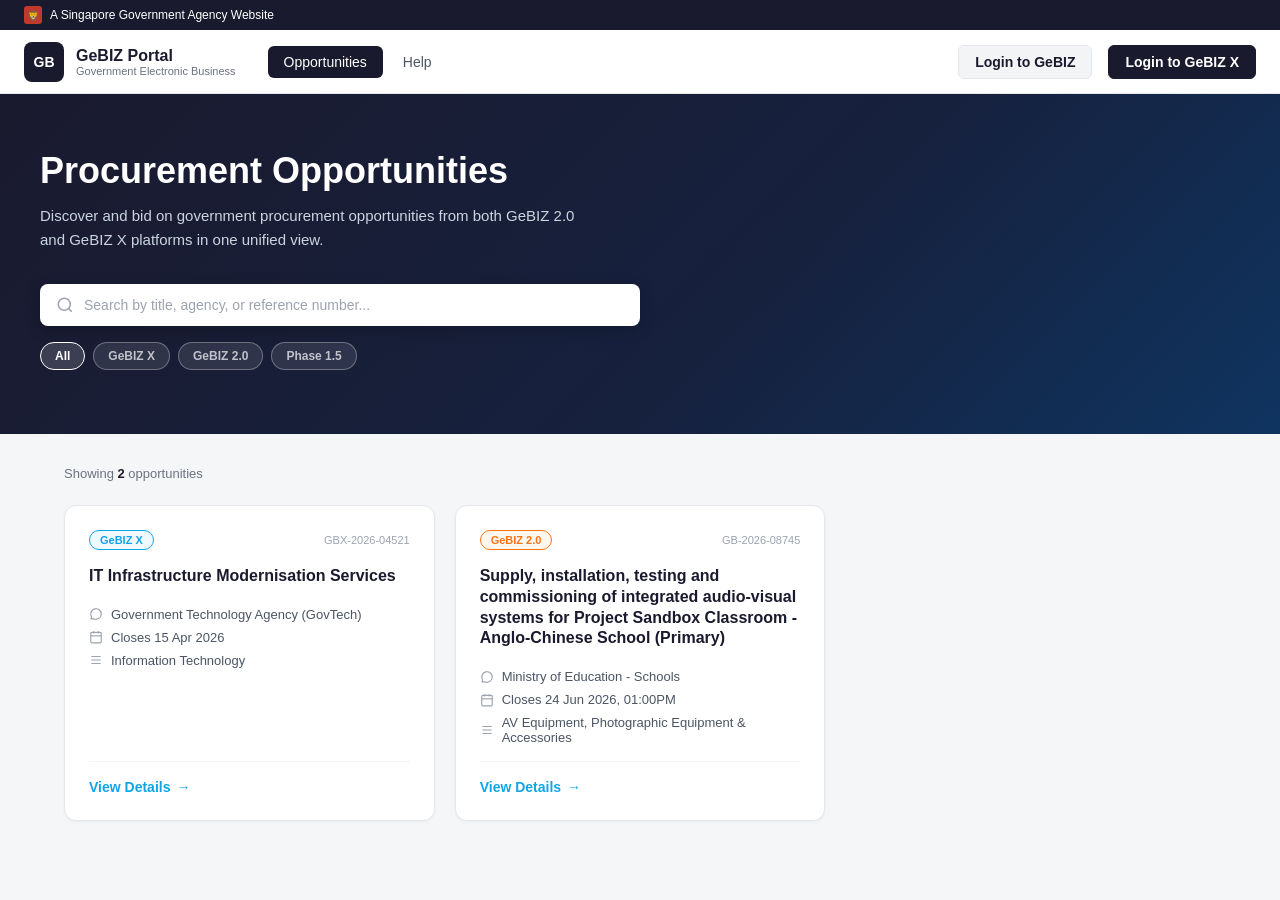
<file: index.html>
<!DOCTYPE html>
<html lang="en">
<head>
  <meta charset="UTF-8" />
  <meta name="viewport" content="width=device-width, initial-scale=1.0"/>
  <title>GeBIZ Portal</title>
  <style>
    * {
      margin: 0;
      padding: 0;
      box-sizing: border-box;
    }

    body {
      font-family: -apple-system, BlinkMacSystemFont, 'Segoe UI', Roboto, sans-serif;
      background: #f5f6f8;
      color: #1a1a2e;
    }

    /* ── Gov Banner ── */
    .gov-banner {
      background: #1a1a2e;
      color: #fff;
      font-size: 12px;
      padding: 6px 24px;
      display: flex;
      align-items: center;
      gap: 8px;
    }

    .gov-banner .lion-icon {
      width: 18px;
      height: 18px;
      background: #c0392b;
      border-radius: 3px;
      display: inline-flex;
      align-items: center;
      justify-content: center;
      font-size: 10px;
      font-weight: bold;
      color: white;
    }

    /* ── Navbar ── */
    .navbar {
      background: #fff;
      border-bottom: 1px solid #e5e7eb;
      padding: 0 24px;
      display: flex;
      align-items: center;
      height: 64px;
      gap: 32px;
    }

    .navbar-brand {
      display: flex;
      align-items: center;
      gap: 12px;
      text-decoration: none;
      color: inherit;
    }

    .brand-logo {
      width: 40px;
      height: 40px;
      background: #1a1a2e;
      border-radius: 8px;
      display: flex;
      align-items: center;
      justify-content: center;
      color: #fff;
      font-weight: 700;
      font-size: 14px;
    }

    .brand-text .brand-name {
      font-size: 16px;
      font-weight: 700;
      color: #1a1a2e;
      line-height: 1.2;
    }

    .brand-text .brand-sub {
      font-size: 11px;
      color: #6b7280;
    }

    .navbar-nav {
      display: flex;
      align-items: center;
      gap: 4px;
      flex: 1;
    }

    .nav-link {
      padding: 8px 16px;
      border-radius: 6px;
      font-size: 14px;
      font-weight: 500;
      color: #4b5563;
      text-decoration: none;
      cursor: pointer;
      border: none;
      background: none;
      transition: background 0.15s;
    }

    .nav-link:hover {
      background: #f3f4f6;
      color: #1a1a2e;
    }

    .nav-link.active {
      background: #1a1a2e;
      color: #fff;
    }

    /* ── Navbar Actions & Login Buttons ── */
    .navbar-actions {
      display: flex;
      align-items: center;
      gap: 16px;
      margin-left: auto;
    }

    .login-btn {
      padding: 8px 16px;
      border-radius: 6px;
      font-size: 14px;
      font-weight: 600;
      text-decoration: none;
      cursor: pointer;
      transition: all 0.15s ease-in-out;
      display: inline-flex;
      align-items: center;
      justify-content: center;
    }

    .login-btn-gebiz {
      background: #f3f4f6;
      color: #1a1a2e;
      border: 1px solid #e5e7eb;
    }

    .login-btn-gebiz:hover {
      background: #e5e7eb;
    }

    .login-btn-gebizx {
      background: #1a1a2e;
      color: #ffffff;
      border: 1px solid #1a1a2e;
    }

    .login-btn-gebizx:hover {
      background: #2a2a4a;
    }

    /* ── Hero ── */
    .hero {
      background: linear-gradient(135deg, #1a1a2e 0%, #16213e 60%, #0f3460 100%);
      padding: 56px 24px 64px;
      color: #fff;
    }

    .hero-inner {
      max-width: 1200px;
      margin: 0 auto;
    }

    .hero h1 {
      font-size: 36px;
      font-weight: 800;
      margin-bottom: 12px;
    }

    .hero p {
      font-size: 15px;
      color: #cbd5e1;
      max-width: 560px;
      line-height: 1.6;
      margin-bottom: 32px;
    }

    .search-bar {
      display: flex;
      align-items: center;
      background: #fff;
      border-radius: 8px;
      padding: 12px 16px;
      max-width: 600px;
      gap: 10px;
      box-shadow: 0 4px 16px rgba(0,0,0,0.2);
    }

    .search-bar svg {
      color: #9ca3af;
      flex-shrink: 0;
    }

    .search-bar input {
      border: none;
      outline: none;
      font-size: 14px;
      color: #374151;
      width: 100%;
      background: transparent;
    }

    .search-bar input::placeholder {
      color: #9ca3af;
    }

    /* ── Filter Bar ── */
    .filter-bar {
      display: flex;
      gap: 8px;
      margin-top: 16px;
      flex-wrap: wrap;
    }

    .filter-btn {
      padding: 6px 14px;
      border-radius: 20px;
      font-size: 12px;
      font-weight: 600;
      cursor: pointer;
      border: 1.5px solid rgba(255,255,255,0.3);
      background: rgba(255,255,255,0.1);
      color: rgba(255,255,255,0.7);
      transition: all 0.15s;
    }

    .filter-btn:hover {
      background: rgba(255,255,255,0.2);
      color: #fff;
      border-color: rgba(255,255,255,0.5);
    }

    .filter-btn.active {
      color: #fff;
      border-color: #fff;
      background: rgba(255,255,255,0.15);
    }

    .filter-btn.filter-gebizx.active  { color: #38bdf8; border-color: #38bdf8; background: rgba(56,189,248,0.15); }
    .filter-btn.filter-gebiz2.active  { color: #fb923c; border-color: #fb923c; background: rgba(251,146,60,0.15); }
    .filter-btn.filter-api.active     { color: #34d399; border-color: #34d399; background: rgba(52,211,153,0.15); }

    /* ── Main Content ── */
    .main {
      max-width: 1200px;
      margin: 0 auto;
      padding: 32px 24px;
    }

    /* ── Results Count ── */
    .results-count {
      font-size: 13px;
      color: #6b7280;
      margin-bottom: 24px;
    }

    .results-count span {
      font-weight: 700;
      color: #1a1a2e;
    }

    /* ── Cards Grid ── */
    .cards-grid {
      display: grid;
      grid-template-columns: repeat(3, 1fr);
      gap: 20px;
    }

    .card {
      background: #fff;
      border-radius: 12px;
      border: 1px solid #e5e7eb;
      padding: 24px;
      display: flex;
      flex-direction: column;
      gap: 16px;
      transition: box-shadow 0.2s, border-color 0.2s;
      box-shadow: 0 1px 3px rgba(0, 0, 0, 0.05);
    }

    .card:hover {
      box-shadow: 0 4px 12px rgba(0, 0, 0, 0.08);
      border-color: #d1d5db;
    }

    .card-header {
      display: flex;
      align-items: center;
      justify-content: space-between;
    }

    .card-badges {
      display: flex;
      align-items: center;
      gap: 6px;
    }

    .badge {
      padding: 3px 10px;
      border-radius: 20px;
      font-size: 11px;
      font-weight: 600;
      border: 1.5px solid;
    }

    .badge-gebizx {
      color: #0ea5e9;
      border-color: #0ea5e9;
      background: #f0f9ff;
    }

    .badge-gebiz2 {
      color: #f97316;
      border-color: #f97316;
      background: #fff7ed;
    }

    .badge-api {
      color: #10b981;
      border-color: #10b981;
      background: #ecfdf5;
    }

    .card-ref {
      font-size: 11px;
      color: #9ca3af;
    }

    .card-title {
      font-size: 16px;
      font-weight: 700;
      color: #1a1a2e;
      line-height: 1.3;
    }

    .card-desc {
      font-size: 13px;
      color: #6b7280;
      line-height: 1.5;
      display: -webkit-box;
      -webkit-line-clamp: 2;
      -webkit-box-orient: vertical;
      overflow: hidden;
    }

    .card-meta {
      display: flex;
      flex-direction: column;
      gap: 8px;
      margin-top: 4px;
    }

    .meta-row {
      display: flex;
      align-items: center;
      gap: 8px;
      font-size: 13px;
      color: #4b5563;
    }

    .meta-row svg {
      flex-shrink: 0;
      color: #9ca3af;
    }

    .card-footer {
      border-top: 1px solid #f3f4f6;
      padding-top: 16px;
      margin-top: auto;
    }

    .view-details-btn {
      background: none;
      border: none;
      color: #0ea5e9;
      font-size: 14px;
      font-weight: 700;
      cursor: pointer;
      display: inline-flex;
      align-items: center;
      gap: 6px;
      padding: 0;
      transition: all 0.2s;
      text-decoration: none;
    }

    .view-details-btn:hover {
      color: #0284c7;
      gap: 10px;
    }

    .view-details-btn:active {
      transform: translateY(1px);
    }

    /* ── Responsive ── */
    @media (max-width: 1024px) {
      .cards-grid {
        grid-template-columns: repeat(2, 1fr);
      }
    }

    @media (max-width: 768px) {
      .cards-grid {
        grid-template-columns: 1fr;
      }

      .navbar {
        flex-wrap: wrap;
        height: auto;
        padding: 12px 24px;
        gap: 16px;
      }

      .navbar-actions {
        margin-left: 0;
        width: 100%;
        justify-content: flex-start;
      }

      .navbar-nav {
        order: 3;
        width: 100%;
        margin-top: 12px;
      }

      .hero h1 {
        font-size: 28px;
      }
    }

    /* ── Utility ── */
    .icon {
      display: inline-flex;
      align-items: center;
    }
  </style>
</head>
<body>

  <div class="gov-banner">
    <span class="lion-icon">🦁</span>
    A Singapore Government Agency Website
  </div>

  <nav class="navbar">
    <a class="navbar-brand" href="#">
      <div class="brand-logo">GB</div>
      <div class="brand-text">
        <div class="brand-name">GeBIZ Portal</div>
        <div class="brand-sub">Government Electronic Business</div>
      </div>
    </a>

    <div class="navbar-nav">
      <a class="nav-link active" href="#">Opportunities</a>
      <a class="nav-link" href="#">Help</a>
    </div>

    <div class="navbar-actions">
      <a href="https://www.gebiz.gov.sg/" target="_blank" class="login-btn login-btn-gebiz">
        Login to GeBIZ
      </a>
      <a href="https://envsg01.ivalua.app/buyer/mofsingapore/rctmaint2/z8ueq/page.aspx/en/usr/login" target="_blank" class="login-btn login-btn-gebizx">
        Login to GeBIZ X
      </a>
    </div>
  </nav>

  <section class="hero">
    <div class="hero-inner">
      <h1>Procurement Opportunities</h1>
      <p>Discover and bid on government procurement opportunities from both GeBIZ 2.0 and GeBIZ X platforms in one unified view.</p>
      <div class="search-bar">
        <svg width="18" height="18" fill="none" stroke="#9ca3af" stroke-width="2" viewBox="0 0 24 24">
          <circle cx="11" cy="11" r="8"/><path d="M21 21l-4.35-4.35"/>
        </svg>
        <input type="text" placeholder="Search by title, agency, or reference number..." />
      </div>
      <div class="filter-bar">
        <button class="filter-btn filter-all active" data-filter="all">All</button>
        <button class="filter-btn filter-gebizx" data-filter="gebizx">GeBIZ X</button>
        <button class="filter-btn filter-gebiz2" data-filter="gebiz2">GeBIZ 2.0</button>
        <button class="filter-btn filter-api" data-filter="api">Phase 1.5</button>
      </div>
    </div>
  </section>

  <main class="main">

    <p class="results-count" id="results-count">Showing opportunities</p>

    <div class="cards-grid" id="cardsGrid"></div>
  </main>

  <script src="script.js"></script>
</body>
</html>
</file>
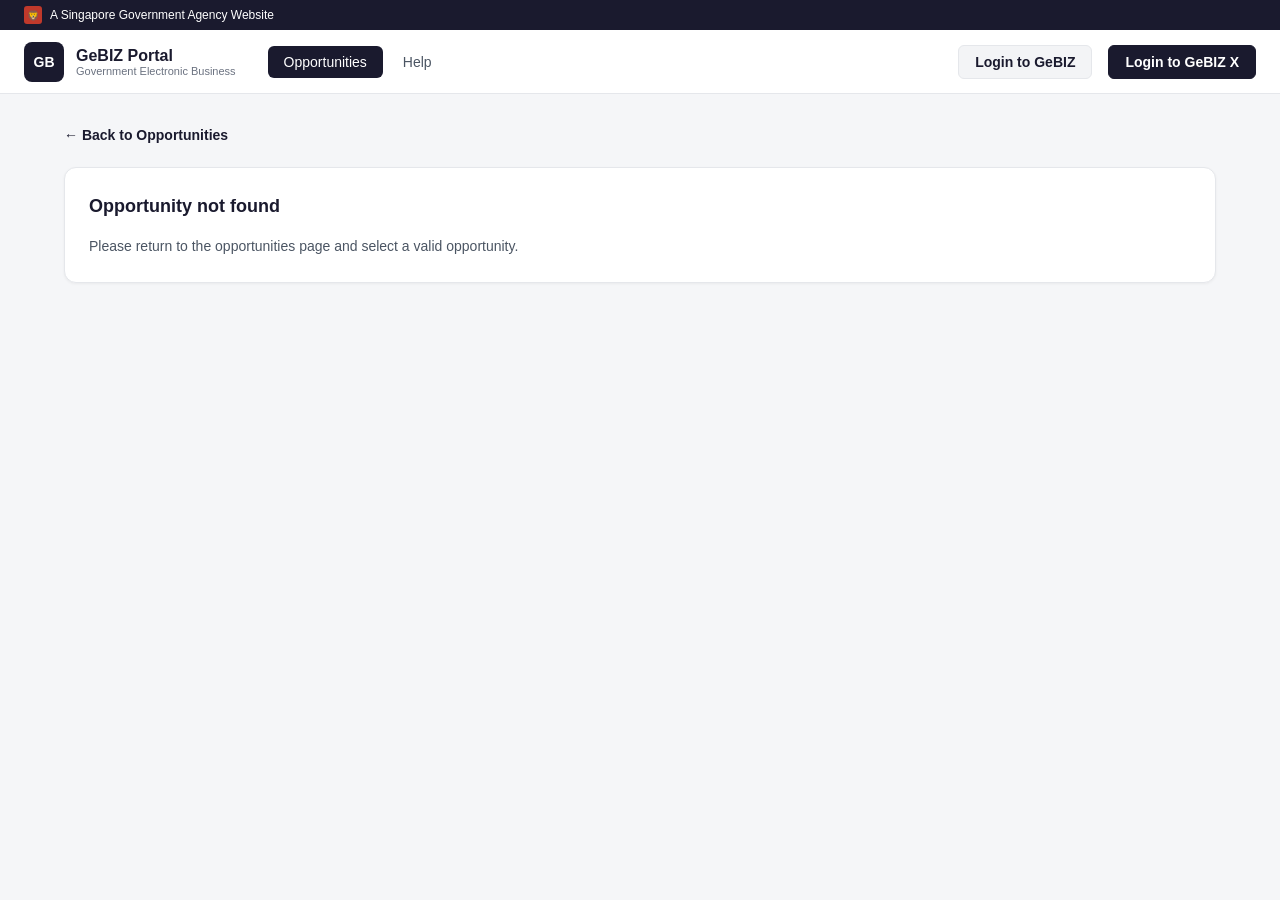
<file: detail.html>
<!DOCTYPE html>
<html lang="en">
<head>
  <meta charset="UTF-8" />
  <meta name="viewport" content="width=device-width, initial-scale=1.0" />
  <title>Opportunity Details | GeBIZ Portal</title>
  <style>
    * {
      margin: 0;
      padding: 0;
      box-sizing: border-box;
    }

    body {
      font-family: -apple-system, BlinkMacSystemFont, 'Segoe UI', Roboto, sans-serif;
      background: #f5f6f8;
      color: #1a1a2e;
    }

    .gov-banner {
      background: #1a1a2e;
      color: #fff;
      font-size: 12px;
      padding: 6px 24px;
      display: flex;
      align-items: center;
      gap: 8px;
    }

    .gov-banner .lion-icon {
      width: 18px;
      height: 18px;
      background: #c0392b;
      border-radius: 3px;
      display: inline-flex;
      align-items: center;
      justify-content: center;
      font-size: 10px;
      font-weight: bold;
      color: white;
    }

    .navbar {
      background: #fff;
      border-bottom: 1px solid #e5e7eb;
      padding: 0 24px;
      display: flex;
      align-items: center;
      height: 64px;
      gap: 32px;
    }

    .navbar-brand {
      display: flex;
      align-items: center;
      gap: 12px;
      text-decoration: none;
      color: inherit;
    }

    .brand-logo {
      width: 40px;
      height: 40px;
      background: #1a1a2e;
      border-radius: 8px;
      display: flex;
      align-items: center;
      justify-content: center;
      color: #fff;
      font-weight: 700;
      font-size: 14px;
    }

    .brand-text .brand-name {
      font-size: 16px;
      font-weight: 700;
      color: #1a1a2e;
      line-height: 1.2;
    }

    .brand-text .brand-sub {
      font-size: 11px;
      color: #6b7280;
    }

    .navbar-nav {
      display: flex;
      align-items: center;
      gap: 4px;
      flex: 1;
    }

    .nav-link {
      padding: 8px 16px;
      border-radius: 6px;
      font-size: 14px;
      font-weight: 500;
      color: #4b5563;
      text-decoration: none;
      cursor: pointer;
      border: none;
      background: none;
      transition: background 0.15s;
    }

    .nav-link:hover {
      background: #f3f4f6;
      color: #1a1a2e;
    }

    .nav-link.active {
      background: #1a1a2e;
      color: #fff;
    }

    .navbar-actions {
      display: flex;
      align-items: center;
      gap: 16px;
      margin-left: auto;
    }

    .login-btn {
      padding: 8px 16px;
      border-radius: 6px;
      font-size: 14px;
      font-weight: 600;
      text-decoration: none;
      cursor: pointer;
      transition: all 0.15s ease-in-out;
      display: inline-flex;
      align-items: center;
      justify-content: center;
    }

    .login-btn-gebiz {
      background: #f3f4f6;
      color: #1a1a2e;
      border: 1px solid #e5e7eb;
    }

    .login-btn-gebiz:hover {
      background: #e5e7eb;
    }

    .login-btn-gebizx {
      background: #1a1a2e;
      color: #ffffff;
      border: 1px solid #1a1a2e;
    }

    .login-btn-gebizx:hover {
      background: #2a2a4a;
    }

    .hero {
      background: linear-gradient(135deg, #1a1a2e 0%, #16213e 60%, #0f3460 100%);
      padding: 32px 24px 40px;
      color: #fff;
    }

    .hero-inner {
      max-width: 1200px;
      margin: 0 auto;
    }

    .hero h1 {
      font-size: 28px;
      font-weight: 800;
      margin-bottom: 8px;
    }

    .hero p {
      font-size: 14px;
      color: #cbd5e1;
      max-width: 560px;
      line-height: 1.5;
      margin-bottom: 0;
    }

    .main {
      max-width: 1200px;
      margin: 0 auto;
      padding: 32px 24px;
    }

    .back-link {
      display: inline-flex;
      align-items: center;
      gap: 6px;
      font-size: 13px;
      font-weight: 600;
      color: #0ea5e9;
      text-decoration: none;
      margin-bottom: 24px;
      transition: color 0.15s;
    }

    .back-link:hover {
      color: #0284c7;
    }

    .details-layout {
      display: grid;
      gap: 24px;
    }

    .details-main {
      display: grid;
      gap: 24px;
    }

    .overview-header {
      font-size: 11px;
      color: #6b7280;
      font-weight: 700;
      text-transform: uppercase;
      letter-spacing: 0.04em;
      margin-bottom: 12px;
      padding-bottom: 0;
    }

    .detail-list {
      display: grid;
      gap: 0;
    }

    .detail-row {
      display: grid;
      grid-template-columns: auto 1fr;
      gap: 12px 12px;
      align-items: start;
      padding: 14px 0;
      border-bottom: 1px solid #e5e7eb;
    }

    .detail-row:last-child {
      border-bottom: none;
    }

    .detail-row svg {
      grid-column: 1;
      grid-row: 1 / 3;
      flex-shrink: 0;
      width: 18px;
      height: 18px;
      color: #9ca3af;
      margin-top: 3px;
    }

    .detail-label {
      grid-column: 2;
      grid-row: 1;
      font-size: 12px;
      color: #6b7280;
      font-weight: 700;
      text-transform: uppercase;
      letter-spacing: 0.04em;
    }

    .detail-value {
      grid-column: 2;
      grid-row: 2;
      font-size: 14px;
      color: #1a1a2e;
      font-weight: 500;
    }

    .card {
      background: #fff;
      border-radius: 12px;
      border: 1px solid #e5e7eb;
      padding: 24px;
      display: flex;
      flex-direction: column;
      gap: 16px;
      transition: box-shadow 0.2s, border-color 0.2s;
      box-shadow: 0 1px 3px rgba(0, 0, 0, 0.05);
    }

    .card:hover {
      box-shadow: 0 4px 12px rgba(0, 0, 0, 0.08);
      border-color: #d1d5db;
    }

    .card-header {
      display: flex;
      align-items: center;
      justify-content: space-between;
    }

    .card-badges {
      display: flex;
      align-items: center;
      gap: 6px;
    }

    .badge {
      padding: 3px 10px;
      border-radius: 20px;
      font-size: 11px;
      font-weight: 600;
      border: 1.5px solid;
    }

    .badge-gebizx {
      color: #0ea5e9;
      border-color: #0ea5e9;
      background: #f0f9ff;
    }

    .badge-gebiz2 {
      color: #f97316;
      border-color: #f97316;
      background: #fff7ed;
    }

    .badge-unavailable {
      color: #9ca3af;
      border-color: #d1d5db;
      background: #f8fafc;
    }

    .badge-selected {
      color: #0f766e;
      border-color: #2dd4bf;
      background: #ecfeff;
    }

    .card-ref {
      font-size: 11px;
      color: #9ca3af;
    }

    .card-title {
      font-size: 18px;
      font-weight: 700;
      color: #1a1a2e;
      line-height: 1.4;
      margin-top: 2px;
    }

    .card-desc,
    .detail-text {
      font-size: 14px;
      color: #4b5563;
      line-height: 1.6;
    }

    .detail-list {
      display: grid;
      gap: 12px;
    }

    .detail-row {
      display: grid;
      gap: 6px;
    }

    .detail-label {
      font-size: 12px;
      color: #6b7280;
      font-weight: 700;
      text-transform: uppercase;
      letter-spacing: 0.03em;
    }

    .detail-value {
      font-size: 14px;
      color: #1a1a2e;
      font-weight: 600;
    }

    .requirements-card .card-title {
      margin-bottom: 12px;
    }

    .requirements-card .card-desc {
      color: #9ca3af;
      font-style: italic;
    }

    .empty-state {
      border: 1px dashed #d1d5db;
      border-radius: 10px;
      padding: 24px;
      color: #6b7280;
      text-align: center;
      font-size: 14px;
      background: #f8fafc;
    }

    .respond-btn {
      width: fit-content;
      padding: 12px 24px;
      border-radius: 10px;
      border: none;
      background: #0ea5e9;
      color: white;
      font-size: 14px;
      font-weight: 700;
      cursor: pointer;
      transition: all 0.2s;
      align-self: flex-start;
      box-shadow: 0 2px 4px rgba(14, 165, 233, 0.2);
    }

    .respond-btn:hover {
      background: #0284c7;
      transform: translateY(-1px);
      box-shadow: 0 4px 8px rgba(14, 165, 233, 0.3);
    }

    .respond-btn:active {
      transform: translateY(0);
    }

    .back-link {
      display: inline-flex;
      align-items: center;
      gap: 6px;
      font-size: 14px;
      font-weight: 600;
      color: #1a1a2e;
      text-decoration: none;
    }

    @media (max-width: 1024px) {
      .details-layout {
        grid-template-columns: 1fr;
      }
    }

    @media (max-width: 768px) {
      .hero h1 {
        font-size: 28px;
      }
    }
  </style>
</head>
<body>
  <div class="gov-banner">
    <span class="lion-icon">🦁</span>
    A Singapore Government Agency Website
  </div>

  <nav class="navbar">
    <a class="navbar-brand" href="index.html">
      <div class="brand-logo">GB</div>
      <div class="brand-text">
        <div class="brand-name">GeBIZ Portal</div>
        <div class="brand-sub">Government Electronic Business</div>
      </div>
    </a>

    <div class="navbar-nav">
      <a class="nav-link active" href="index.html">Opportunities</a>
      <a class="nav-link" href="#">Help</a>
    </div>

    <div class="navbar-actions">
      <a href="https://www.gebiz.gov.sg/" target="_blank" class="login-btn login-btn-gebiz">
        Login to GeBIZ
      </a>
      <a href="https://envsg01.ivalua.app/buyer/mofsingapore/rctmaint2/z8ueq/page.aspx/en/usr/login" target="_blank" class="login-btn login-btn-gebizx">
        Login to GeBIZ X
      </a>
    </div>
  </nav>

  <main class="main">
    <a href="index.html" class="back-link">← Back to Opportunities</a>

    <div class="details-layout">
      <div class="details-main">
        <div class="card">
          <div class="card-header">
            <div class="card-badges">
              <span id="detail-badge" class="badge badge-gebizx">GeBIZ X</span>
            </div>
            <span id="detail-ref" class="card-ref">GBX-2026-04521</span>
          </div>
          <div id="detail-title" class="card-title">Opportunity Title</div>
          <div id="detail-desc" class="card-desc">Description of the opportunity will appear here.</div>
          <div class="overview-header">Overview</div>
          <div class="detail-list">
            <div class="detail-row">
              <svg width="14" height="14" fill="none" stroke="currentColor" stroke-width="2" viewBox="0 0 24 24"><path d="M3 21l1.65-3.8a9 9 0 1 1 3.4 2.9L3 21"/></svg>
              <span class="detail-label">Agency</span>
              <span id="detail-agency" class="detail-value">Government Technology Agency (GovTech)</span>
            </div>
            <div class="detail-row">
              <svg width="14" height="14" fill="none" stroke="currentColor" stroke-width="2" viewBox="0 0 24 24"><rect x="3" y="4" width="18" height="18" rx="2"/><line x1="16" y1="2" x2="16" y2="6"/><line x1="8" y1="2" x2="8" y2="6"/><line x1="3" y1="10" x2="21" y2="10"/></svg>
              <span class="detail-label">Closing Date</span>
              <span id="detail-date" class="detail-value">Wednesday, 15 April 2026</span>
            </div>
            <div class="detail-row">
              <svg width="14" height="14" fill="none" stroke="currentColor" stroke-width="2" viewBox="0 0 24 24"><path d="M4 6h16M4 12h16M4 18h16"/></svg>
              <span class="detail-label">Category</span>
              <span id="detail-category" class="detail-value">Information Technology</span>
            </div>
          </div>
        </div>

        <div class="card requirements-card">
          <div class="card-title">Requirements</div>
          <div class="card-desc">Requirements content will be added here.</div>
        </div>

        <button class="respond-btn">Respond</button>
      </div>
    </div>
  </main>

  <script>
    const opportunities = {
      '1': {
        platform: 'gebix',
        badgeClass: 'badge-gebizx',
        badgeText: 'GeBIZ X',
        ref: 'GBX-2026-04521',
        title: 'IT Infrastructure Modernisation Services',
        description: 'Provision of IT infrastructure modernisation services including cloud migration, network upgrades, and cybersecurity…',
        agency: 'Government Technology Agency (GovTech)',
        closingDate: 'Wednesday, 15 April 2026',
        category: 'Information Technology'
      },
      '2': {
        platform: 'gebiz2',
        badgeClass: 'badge-gebiz2',
        badgeText: 'GeBIZ 2.0',
        ref: 'GB-2026-08745',
        title: 'Supply, installation, testing and commissioning of integrated audio-visual systems for Project Sandbox Classroom - Anglo-Chinese School (Primary)',
        description: 'Integrated AV systems including installation, testing and commissioning services for classroom facilities.',
        agency: 'Ministry of Education - Schools',
        closingDate: 'Monday, 24 June 2026, 01:00 PM',
        category: 'AV Equipment, Photographic Equipment & Accessories'
      }
    };

    function renderOpportunity() {
      const params = new URLSearchParams(window.location.search);
      const id = params.get('id');
      const op = opportunities[id];
      if (!op) {
        const container = document.querySelector('.details-main');
        container.innerHTML = '<div class="card"><div class="card-title">Opportunity not found</div><div class="card-desc">Please return to the opportunities page and select a valid opportunity.</div></div>';
        return;
      }

      document.title = `${op.title} | GeBIZ Portal`;

      const badge = document.getElementById('detail-badge');
      badge.textContent = op.badgeText;
      badge.className = `badge ${op.badgeClass}`;

      document.getElementById('detail-ref').textContent = op.ref;
      document.getElementById('detail-title').textContent = op.title;
      document.getElementById('detail-desc').textContent = op.description;
      document.getElementById('detail-agency').textContent = op.agency;
      document.getElementById('detail-date').textContent = op.closingDate;
      document.getElementById('detail-category').textContent = op.category;
    }

    document.addEventListener('DOMContentLoaded', renderOpportunity);
  </script>
</body>
</html>
</file>
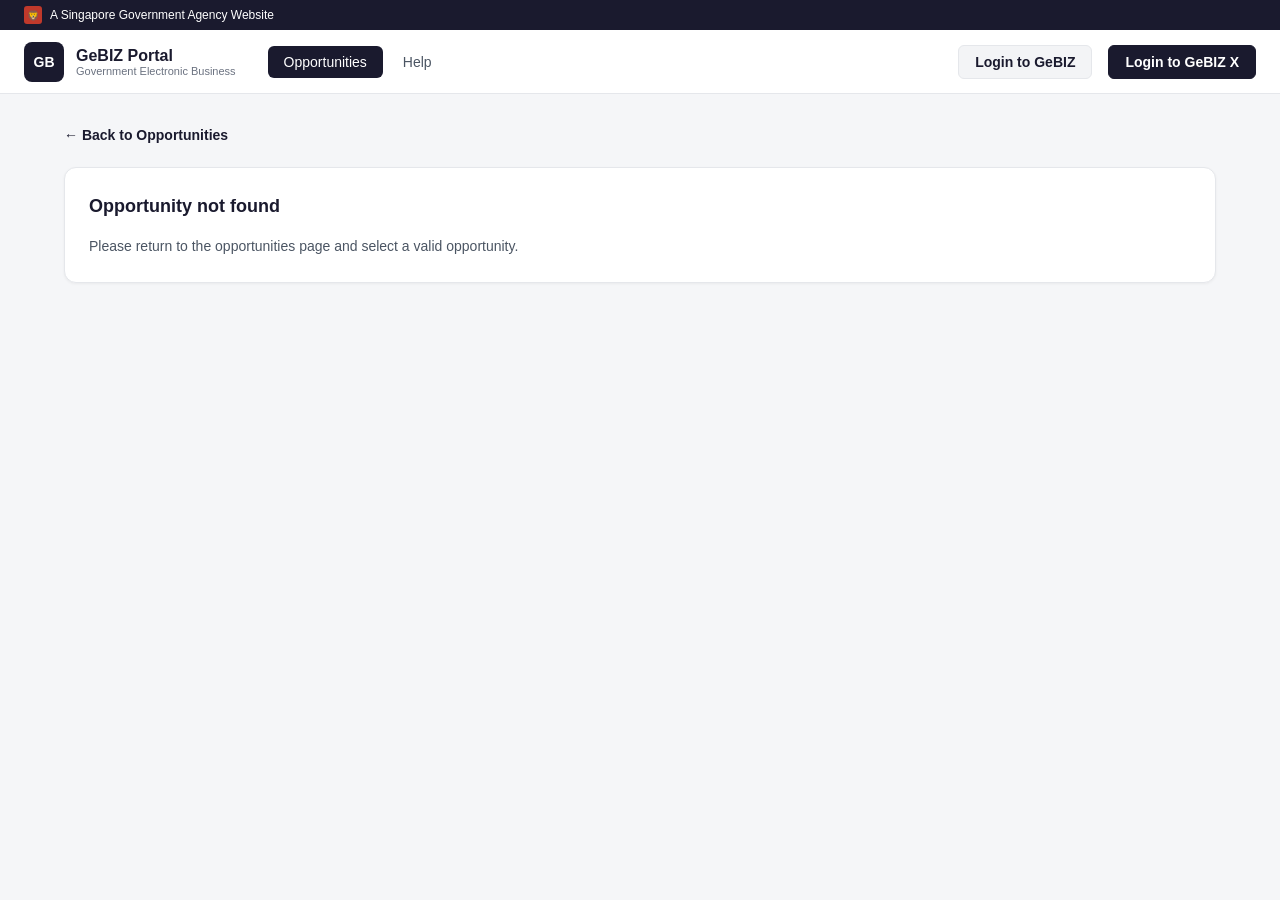
<file: details.html>
<!DOCTYPE html>
<html lang="en">
<head>
  <meta charset="UTF-8" />
  <meta name="viewport" content="width=device-width, initial-scale=1.0" />
  <title>Opportunity Details | GeBIZ Portal</title>
  <style>
    * {
      margin: 0;
      padding: 0;
      box-sizing: border-box;
    }

    body {
      font-family: -apple-system, BlinkMacSystemFont, 'Segoe UI', Roboto, sans-serif;
      background: #f5f6f8;
      color: #1a1a2e;
    }

    .gov-banner {
      background: #1a1a2e;
      color: #fff;
      font-size: 12px;
      padding: 6px 24px;
      display: flex;
      align-items: center;
      gap: 8px;
    }

    .gov-banner .lion-icon {
      width: 18px;
      height: 18px;
      background: #c0392b;
      border-radius: 3px;
      display: inline-flex;
      align-items: center;
      justify-content: center;
      font-size: 10px;
      font-weight: bold;
      color: white;
    }

    .navbar {
      background: #fff;
      border-bottom: 1px solid #e5e7eb;
      padding: 0 24px;
      display: flex;
      align-items: center;
      height: 64px;
      gap: 32px;
    }

    .navbar-brand {
      display: flex;
      align-items: center;
      gap: 12px;
      text-decoration: none;
      color: inherit;
    }

    .brand-logo {
      width: 40px;
      height: 40px;
      background: #1a1a2e;
      border-radius: 8px;
      display: flex;
      align-items: center;
      justify-content: center;
      color: #fff;
      font-weight: 700;
      font-size: 14px;
    }

    .brand-text .brand-name {
      font-size: 16px;
      font-weight: 700;
      color: #1a1a2e;
      line-height: 1.2;
    }

    .brand-text .brand-sub {
      font-size: 11px;
      color: #6b7280;
    }

    .navbar-nav {
      display: flex;
      align-items: center;
      gap: 4px;
      flex: 1;
    }

    .nav-link {
      padding: 8px 16px;
      border-radius: 6px;
      font-size: 14px;
      font-weight: 500;
      color: #4b5563;
      text-decoration: none;
      cursor: pointer;
      border: none;
      background: none;
      transition: background 0.15s;
    }

    .nav-link:hover {
      background: #f3f4f6;
      color: #1a1a2e;
    }

    .nav-link.active {
      background: #1a1a2e;
      color: #fff;
    }

    .navbar-actions {
      display: flex;
      align-items: center;
      gap: 16px;
      margin-left: auto;
    }

    .login-btn {
      padding: 8px 16px;
      border-radius: 6px;
      font-size: 14px;
      font-weight: 600;
      text-decoration: none;
      cursor: pointer;
      transition: all 0.15s ease-in-out;
      display: inline-flex;
      align-items: center;
      justify-content: center;
    }

    .login-btn-gebiz {
      background: #f3f4f6;
      color: #1a1a2e;
      border: 1px solid #e5e7eb;
    }

    .login-btn-gebiz:hover {
      background: #e5e7eb;
    }

    .login-btn-gebizx {
      background: #1a1a2e;
      color: #ffffff;
      border: 1px solid #1a1a2e;
    }

    .login-btn-gebizx:hover {
      background: #2a2a4a;
    }

    .hero {
      background: linear-gradient(135deg, #1a1a2e 0%, #16213e 60%, #0f3460 100%);
      padding: 32px 24px 40px;
      color: #fff;
    }

    .hero-inner {
      max-width: 1200px;
      margin: 0 auto;
    }

    .hero h1 {
      font-size: 28px;
      font-weight: 800;
      margin-bottom: 8px;
    }

    .hero p {
      font-size: 14px;
      color: #cbd5e1;
      max-width: 560px;
      line-height: 1.5;
      margin-bottom: 0;
    }

    .main {
      max-width: 1200px;
      margin: 0 auto;
      padding: 32px 24px;
    }

    .back-link {
      display: inline-flex;
      align-items: center;
      gap: 6px;
      font-size: 13px;
      font-weight: 600;
      color: #0ea5e9;
      text-decoration: none;
      margin-bottom: 24px;
      transition: color 0.15s;
    }

    .back-link:hover {
      color: #0284c7;
    }

    .details-layout {
      display: grid;
      gap: 24px;
    }

    .details-main {
      display: grid;
      gap: 24px;
    }

    .overview-header {
      font-size: 11px;
      color: #6b7280;
      font-weight: 700;
      text-transform: uppercase;
      letter-spacing: 0.04em;
      margin-bottom: 12px;
      padding-bottom: 0;
    }

    .detail-list {
      display: grid;
      gap: 0;
    }

    .detail-row {
      display: grid;
      grid-template-columns: auto 1fr;
      gap: 12px 12px;
      align-items: start;
      padding: 14px 0;
      border-bottom: 1px solid #e5e7eb;
    }

    .detail-row:last-child {
      border-bottom: none;
    }

    .detail-row svg {
      grid-column: 1;
      grid-row: 1 / 3;
      flex-shrink: 0;
      width: 18px;
      height: 18px;
      color: #9ca3af;
      margin-top: 3px;
    }

    .detail-label {
      grid-column: 2;
      grid-row: 1;
      font-size: 12px;
      color: #6b7280;
      font-weight: 700;
      text-transform: uppercase;
      letter-spacing: 0.04em;
    }

    .detail-value {
      grid-column: 2;
      grid-row: 2;
      font-size: 14px;
      color: #1a1a2e;
      font-weight: 500;
    }

    .card {
      background: #fff;
      border-radius: 12px;
      border: 1px solid #e5e7eb;
      padding: 24px;
      display: flex;
      flex-direction: column;
      gap: 16px;
      transition: box-shadow 0.2s, border-color 0.2s;
      box-shadow: 0 1px 3px rgba(0, 0, 0, 0.05);
    }

    .card:hover {
      box-shadow: 0 4px 12px rgba(0, 0, 0, 0.08);
      border-color: #d1d5db;
    }

    .card-header {
      display: flex;
      align-items: center;
      justify-content: space-between;
    }

    .card-badges {
      display: flex;
      align-items: center;
      gap: 6px;
    }

    .badge {
      padding: 3px 10px;
      border-radius: 20px;
      font-size: 11px;
      font-weight: 600;
      border: 1.5px solid;
    }

    .badge-gebizx {
      color: #0ea5e9;
      border-color: #0ea5e9;
      background: #f0f9ff;
    }

    .badge-gebiz2 {
      color: #f97316;
      border-color: #f97316;
      background: #fff7ed;
    }

    .badge-api {
      color: #10b981;
      border-color: #10b981;
      background: #ecfdf5;
    }

    .badge-unavailable {
      color: #9ca3af;
      border-color: #d1d5db;
      background: #f8fafc;
    }

    .badge-selected {
      color: #0f766e;
      border-color: #2dd4bf;
      background: #ecfeff;
    }

    .card-ref {
      font-size: 11px;
      color: #9ca3af;
    }

    .card-title {
      font-size: 18px;
      font-weight: 700;
      color: #1a1a2e;
      line-height: 1.4;
      margin-top: 2px;
    }

    .card-desc,
    .detail-text {
      font-size: 14px;
      color: #4b5563;
      line-height: 1.6;
    }

    .detail-list {
      display: grid;
      gap: 12px;
    }

    .detail-row {
      display: grid;
      gap: 6px;
    }

    .detail-label {
      font-size: 12px;
      color: #6b7280;
      font-weight: 700;
      text-transform: uppercase;
      letter-spacing: 0.03em;
    }

    .detail-value {
      font-size: 14px;
      color: #1a1a2e;
      font-weight: 600;
    }

    .requirements-card .card-title {
      margin-bottom: 12px;
    }

    .requirements-card .card-desc {
      color: #9ca3af;
      font-style: italic;
    }

    .empty-state {
      border: 1px dashed #d1d5db;
      border-radius: 10px;
      padding: 24px;
      color: #6b7280;
      text-align: center;
      font-size: 14px;
      background: #f8fafc;
    }

    .respond-btn {
      width: fit-content;
      padding: 12px 24px;
      border-radius: 10px;
      border: none;
      background: #0ea5e9;
      color: white;
      font-size: 14px;
      font-weight: 700;
      cursor: pointer;
      transition: all 0.2s;
      align-self: flex-start;
      box-shadow: 0 2px 4px rgba(14, 165, 233, 0.2);
    }

    .respond-btn:hover {
      background: #0284c7;
      transform: translateY(-1px);
      box-shadow: 0 4px 8px rgba(14, 165, 233, 0.3);
    }

    .respond-btn:active {
      transform: translateY(0);
    }

    .back-link {
      display: inline-flex;
      align-items: center;
      gap: 6px;
      font-size: 14px;
      font-weight: 600;
      color: #1a1a2e;
      text-decoration: none;
    }

    @media (max-width: 1024px) {
      .details-layout {
        grid-template-columns: 1fr;
      }
    }

    @media (max-width: 768px) {
      .hero h1 {
        font-size: 28px;
      }
    }
  </style>
</head>
<body>
  <div class="gov-banner">
    <span class="lion-icon">🦁</span>
    A Singapore Government Agency Website
  </div>

  <nav class="navbar">
    <a class="navbar-brand" href="index.html">
      <div class="brand-logo">GB</div>
      <div class="brand-text">
        <div class="brand-name">GeBIZ Portal</div>
        <div class="brand-sub">Government Electronic Business</div>
      </div>
    </a>

    <div class="navbar-nav">
      <a class="nav-link active" href="index.html">Opportunities</a>
      <a class="nav-link" href="#">Help</a>
    </div>

    <div class="navbar-actions">
      <a href="https://www.gebiz.gov.sg/" target="_blank" class="login-btn login-btn-gebiz">
        Login to GeBIZ
      </a>
      <a href="https://envsg01.ivalua.app/buyer/mofsingapore/rctmaint2/z8ueq/page.aspx/en/usr/login" target="_blank" class="login-btn login-btn-gebizx">
        Login to GeBIZ X
      </a>
    </div>
  </nav>

  <main class="main">
    <a href="index.html" class="back-link">← Back to Opportunities</a>

    <div class="details-layout">
      <div class="details-main">
        <div class="card">
          <div class="card-header">
            <div class="card-badges">
              <span id="detail-badge" class="badge badge-gebizx">GeBIZ X</span>
            </div>
            <span id="detail-ref" class="card-ref">GBX-2026-04521</span>
          </div>
          <div id="detail-title" class="card-title">Opportunity Title</div>
          <div class="overview-header">Overview</div>
          <div class="detail-list">
            <div class="detail-row">
              <svg width="14" height="14" fill="none" stroke="currentColor" stroke-width="2" viewBox="0 0 24 24"><path d="M3 21l1.65-3.8a9 9 0 1 1 3.4 2.9L3 21"/></svg>
              <span class="detail-label">Agency</span>
              <span id="detail-agency" class="detail-value">Government Technology Agency (GovTech)</span>
            </div>
            <div class="detail-row">
              <svg width="14" height="14" fill="none" stroke="currentColor" stroke-width="2" viewBox="0 0 24 24"><rect x="3" y="4" width="18" height="18" rx="2"/><line x1="16" y1="2" x2="16" y2="6"/><line x1="8" y1="2" x2="8" y2="6"/><line x1="3" y1="10" x2="21" y2="10"/></svg>
              <span class="detail-label">Closing Date</span>
              <span id="detail-date" class="detail-value">Wednesday, 15 April 2026</span>
            </div>
            <div class="detail-row">
              <svg width="14" height="14" fill="none" stroke="currentColor" stroke-width="2" viewBox="0 0 24 24"><path d="M4 6h16M4 12h16M4 18h16"/></svg>
              <span class="detail-label">Category</span>
              <span id="detail-category" class="detail-value">Information Technology</span>
            </div>
          </div>
        </div>

        <div class="card requirements-card">
          <div class="card-title">Requirements</div>
          <div class="card-desc">Requirements content will be added here.</div>
        </div>

        <button class="respond-btn">Respond</button>
      </div>
    </div>
  </main>

  <script>
    const opportunities = {
      '1': {
        platform: 'gebix',
        badgeClass: 'badge-gebizx',
        badgeText: 'GeBIZ X',
        ref: 'GBX-2026-04521',
        title: 'IT Infrastructure Modernisation Services',
        agency: 'Government Technology Agency (GovTech)',
        closingDate: 'Wednesday, 15 April 2026',
        category: 'Information Technology'
      },
      '2': {
        platform: 'gebiz2',
        badgeClass: 'badge-gebiz2',
        badgeText: 'GeBIZ 2.0',
        ref: 'GB-2026-08745',
        title: 'Supply, installation, testing and commissioning of integrated audio-visual systems for Project Sandbox Classroom - Anglo-Chinese School (Primary)',
        agency: 'Ministry of Education - Schools',
        closingDate: 'Monday, 24 June 2026, 01:00 PM',
        category: 'AV Equipment, Photographic Equipment & Accessories'
      }
    };

    function renderOpportunity() {
      const params = new URLSearchParams(window.location.search);
      const id = params.get('id');
      let op = opportunities[id];

      if (!op) {
        const apiOps = JSON.parse(sessionStorage.getItem('apiOpportunities') || '[]');
        op = apiOps.find(o => String(o.id) === id) || null;
      }

      if (!op) {
        const container = document.querySelector('.details-main');
        container.innerHTML = '<div class="card"><div class="card-title">Opportunity not found</div><div class="card-desc">Please return to the opportunities page and select a valid opportunity.</div></div>';
        return;
      }

      document.title = `${op.title} | GeBIZ Portal`;

      const badge = document.getElementById('detail-badge');
      badge.textContent = op.badgeText;
      badge.className = `badge ${op.badgeClass}`;

      document.getElementById('detail-ref').textContent = op.ref;
      document.getElementById('detail-title').textContent = op.title;
      document.getElementById('detail-agency').textContent = op.agency;
      document.getElementById('detail-date').textContent = op.closingDate;
      document.getElementById('detail-category').textContent = op.category;
    }

    document.addEventListener('DOMContentLoaded', renderOpportunity);
  </script>
</body>
</html>
</file>
